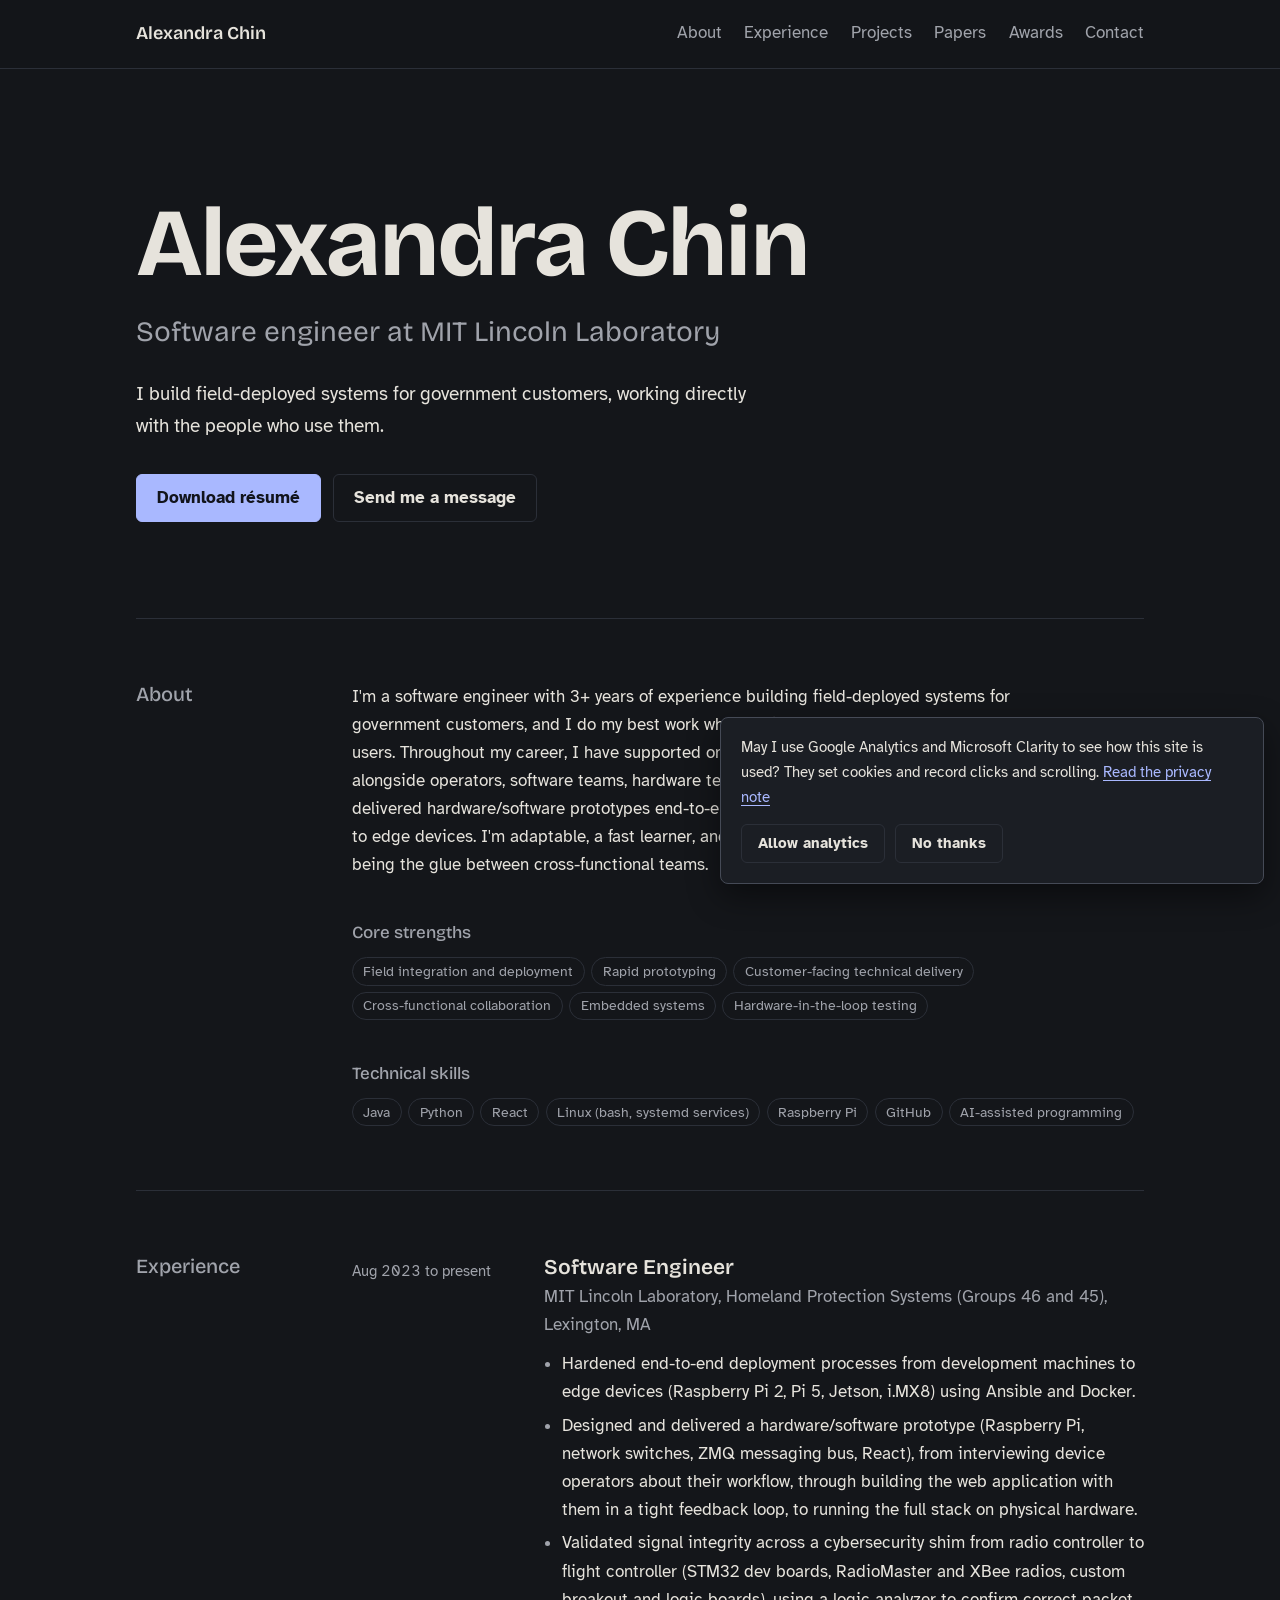
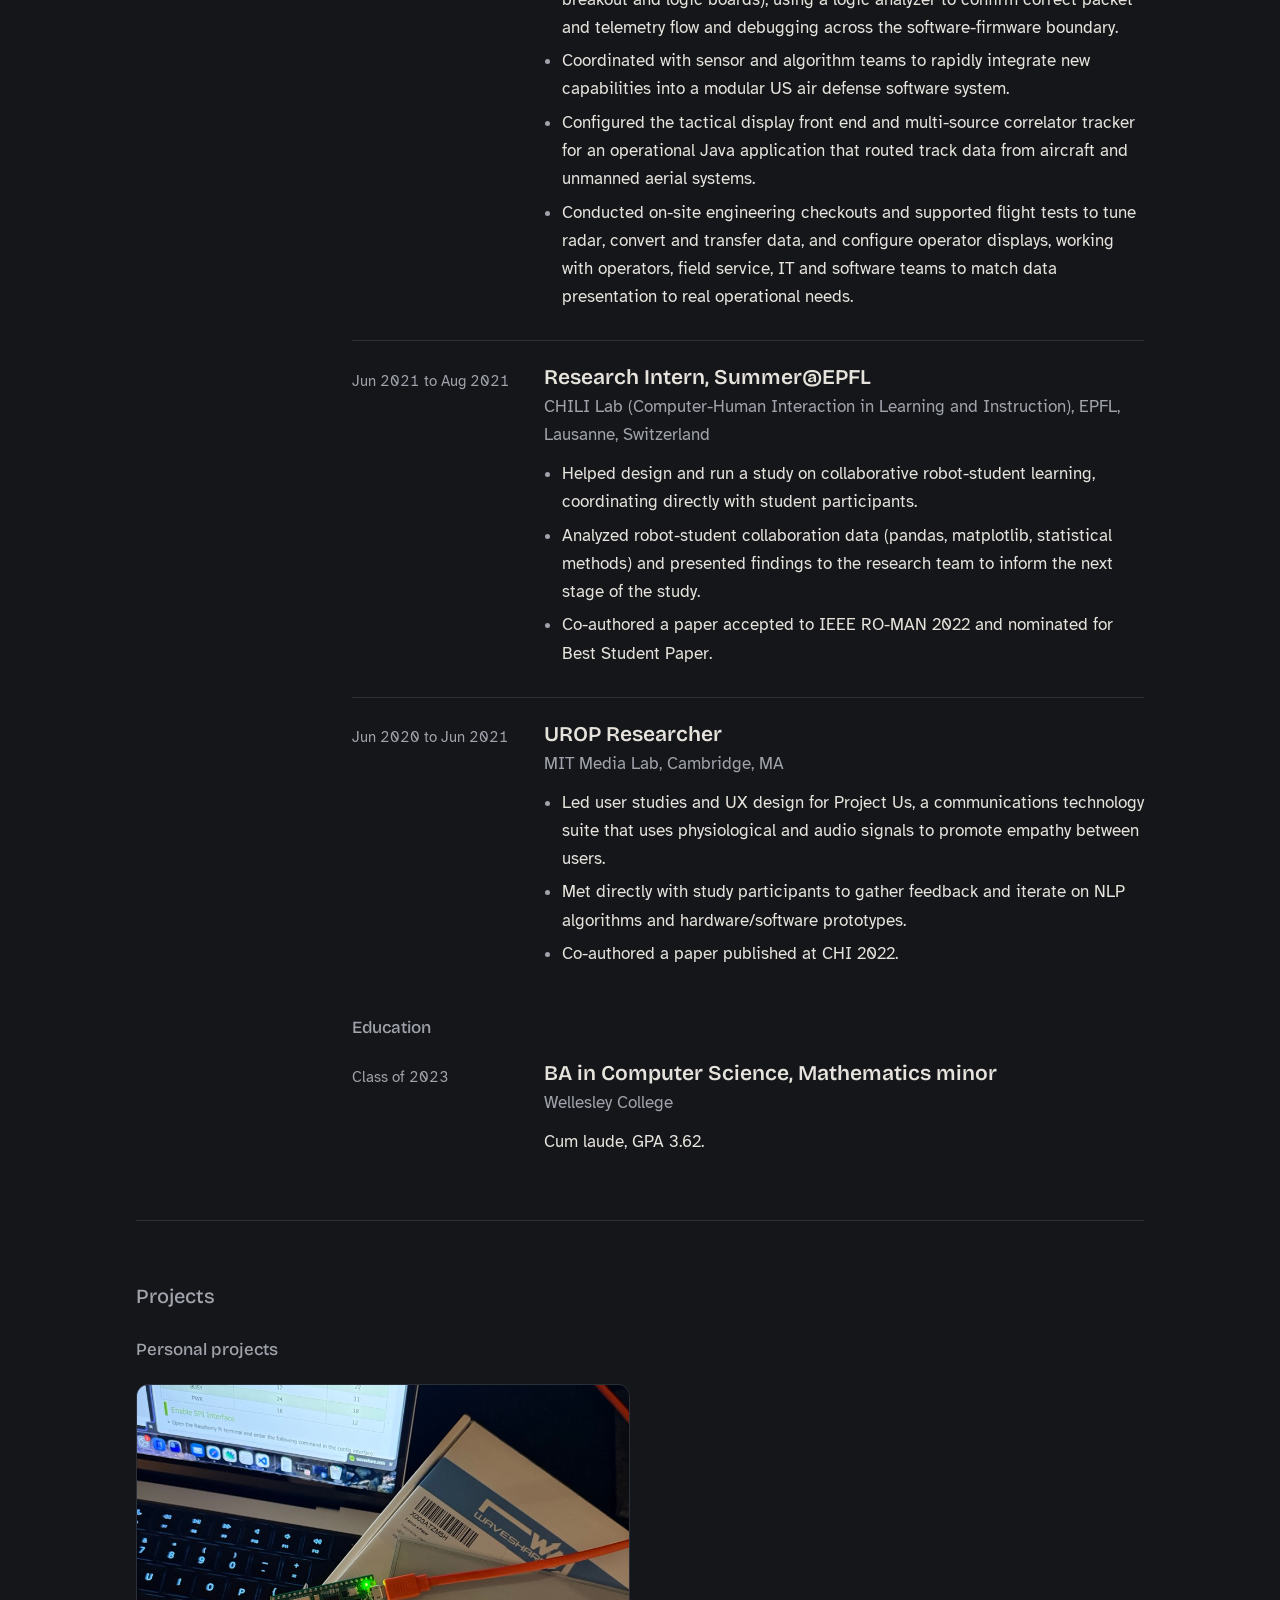
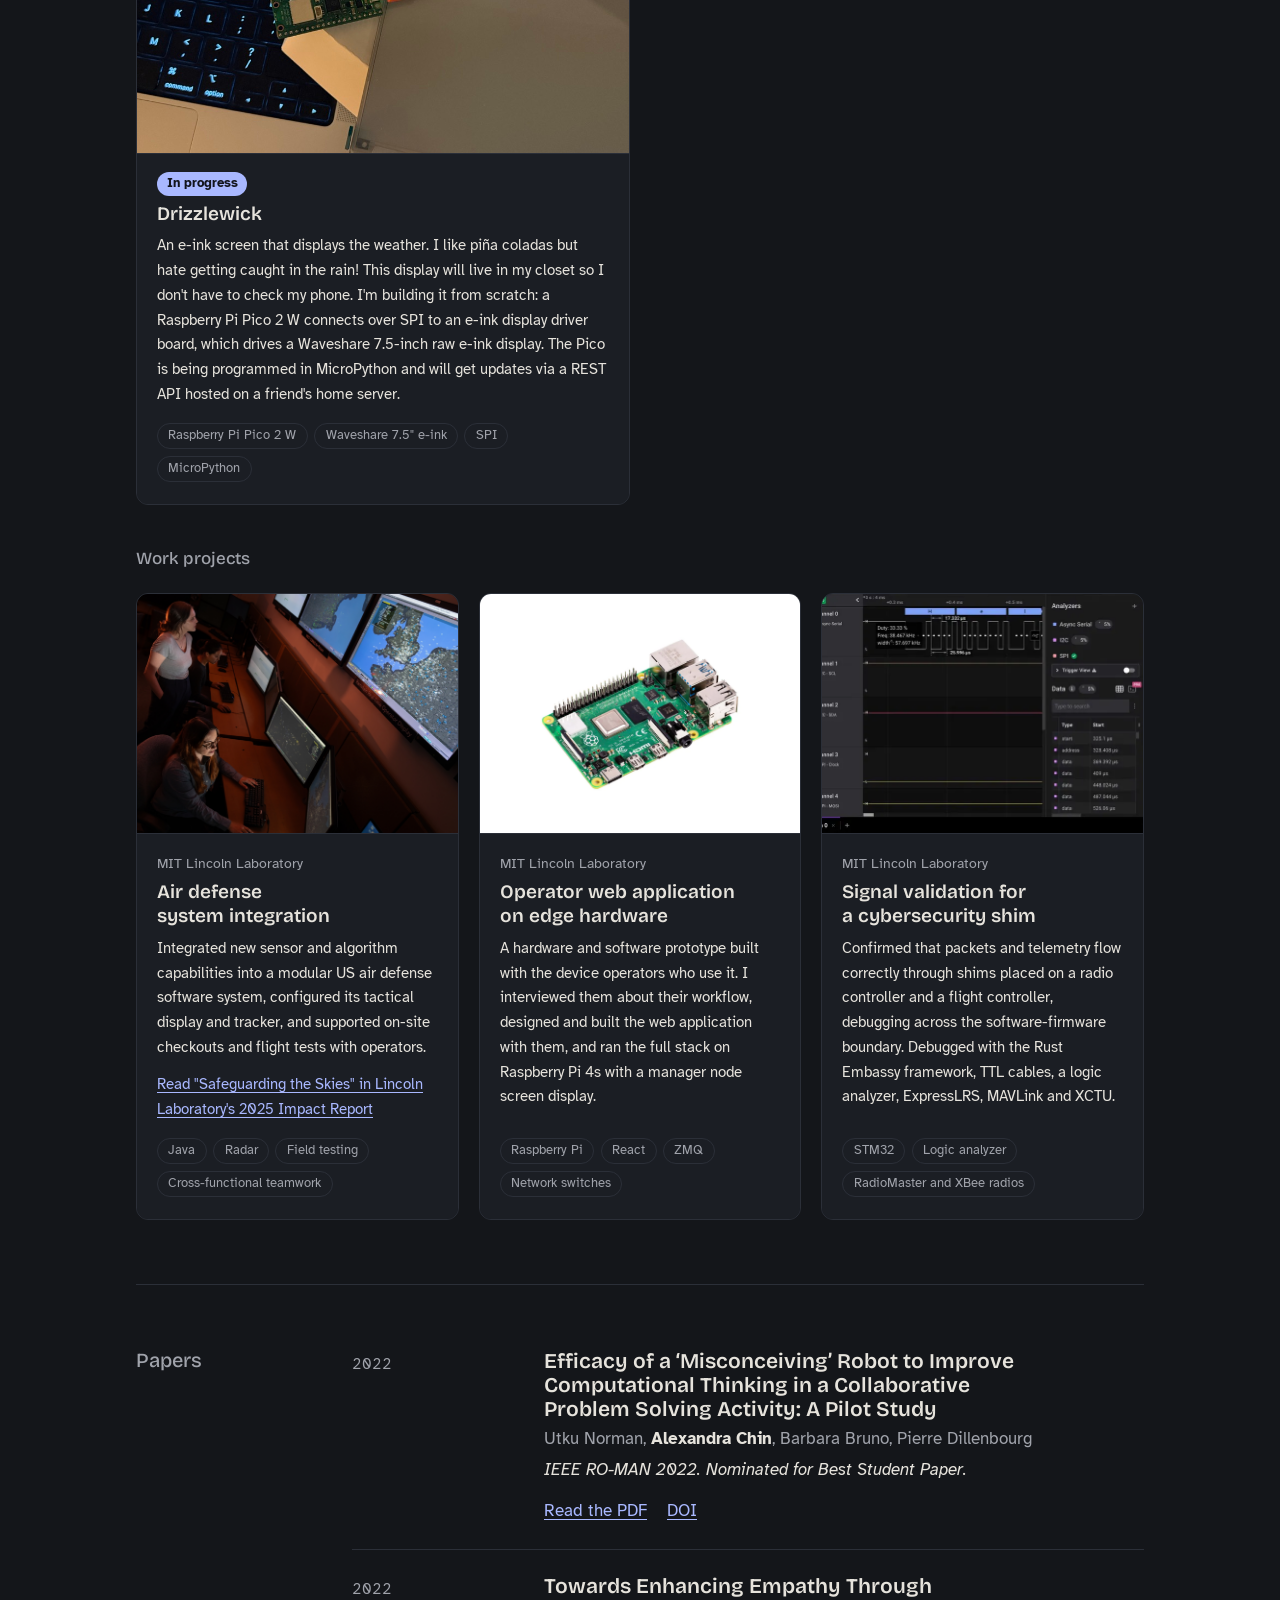
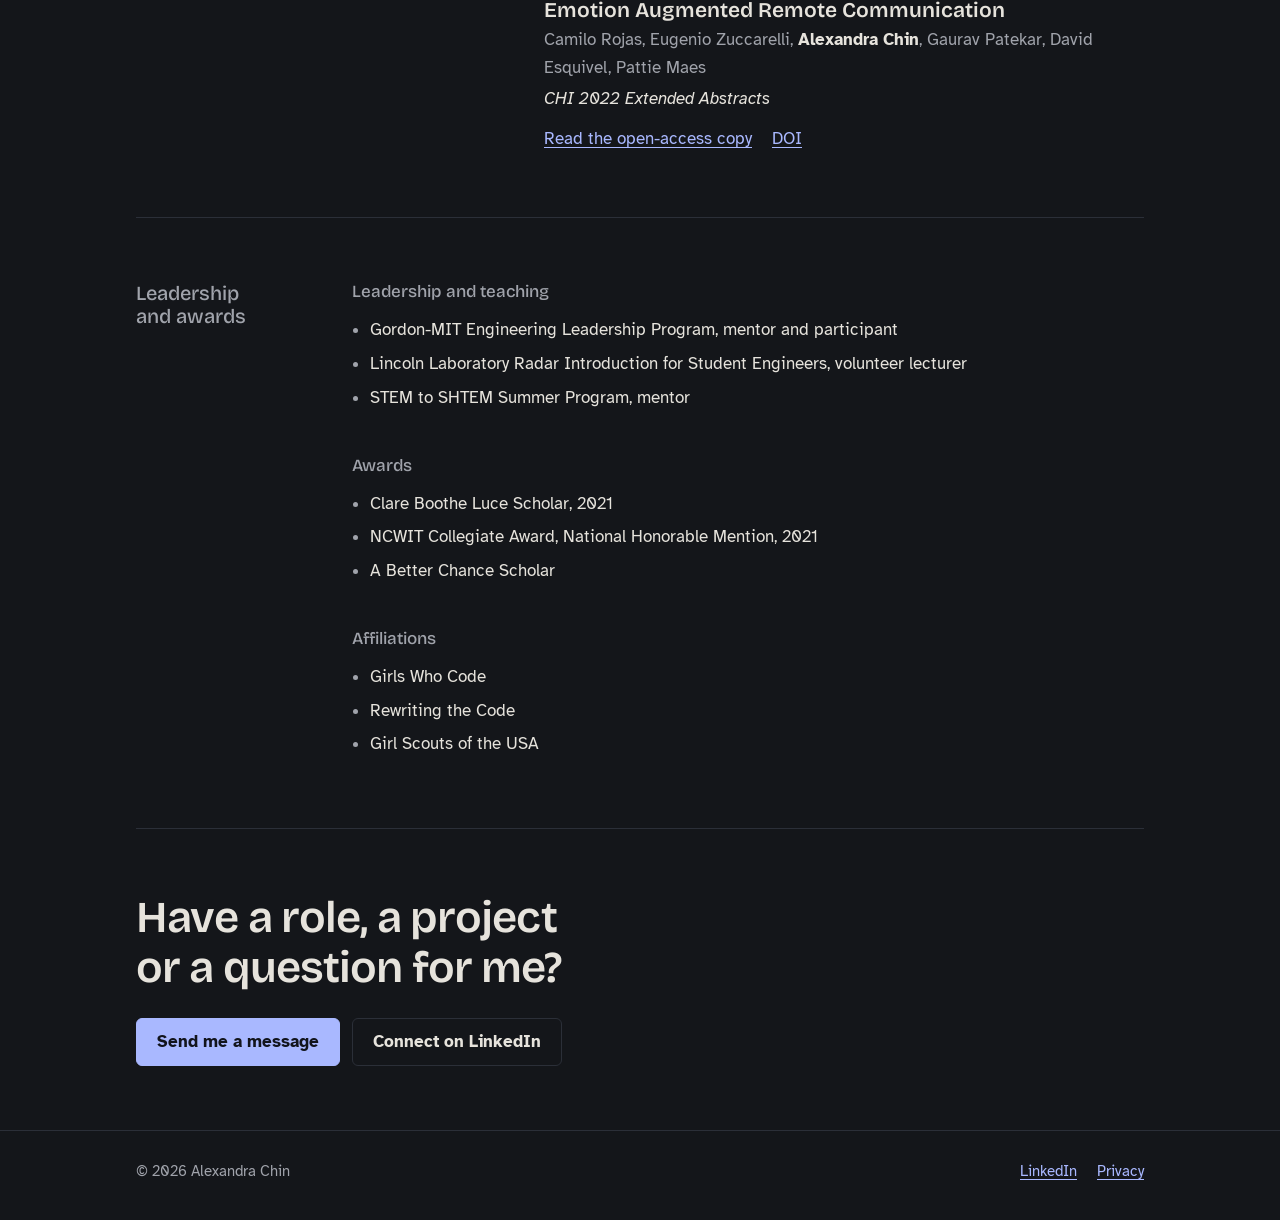
<file: index.html>
<!DOCTYPE html>
<html lang="en">
<head>
  <meta charset="utf-8">
  <meta name="viewport" content="width=device-width, initial-scale=1">
  <!-- Security: only this site's own files, the contact form service and the analytics
       services listed here are allowed to load or receive data -->
  <meta http-equiv="Content-Security-Policy" content="default-src 'self'; script-src 'self' https://gc.zgo.at https://www.googletagmanager.com https://www.clarity.ms https://*.clarity.ms; style-src 'self'; font-src 'self'; img-src 'self' data: https://alexa8star.goatcounter.com https://*.google-analytics.com https://*.googletagmanager.com https://*.clarity.ms https://c.bing.com; connect-src 'self' https://api.web3forms.com https://alexa8star.goatcounter.com https://*.google-analytics.com https://*.analytics.google.com https://*.googletagmanager.com https://*.clarity.ms https://c.bing.com; form-action 'self' https://api.web3forms.com; base-uri 'self'; object-src 'none'; frame-src 'none'">
  <meta name="referrer" content="strict-origin-when-cross-origin">

  <title>Alexandra Chin | Software engineer</title>
  <meta name="description" content="Alexandra Chin is a software engineer who builds field-deployed systems for government customers, working directly with the people who use them.">
  <meta property="og:title" content="Alexandra Chin">
  <meta property="og:description" content="Software engineer building field-deployed systems, from operator interviews to running hardware.">
  <meta property="og:type" content="website">
  <meta property="og:url" content="https://alexandrachin.github.io/">
  <meta property="og:image" content="https://alexandrachin.github.io/assets/social-preview.png">
  <meta property="og:image:width" content="1200">
  <meta property="og:image:height" content="630">
  <meta property="og:image:alt" content="Alexandra Chin, software engineer at MIT Lincoln Laboratory. I build field-deployed systems for government customers, working directly with the people who use them.">
  <meta name="twitter:card" content="summary_large_image">
  <link rel="canonical" href="https://alexandrachin.github.io/">
  <meta name="color-scheme" content="dark">
  <meta name="theme-color" content="#14161a">

  <link rel="icon" href="favicon.svg" type="image/svg+xml">
  <link rel="stylesheet" href="css/style.css">
</head>
<body>
  <a class="skip-link" href="#main">Skip to content</a>

  <header class="site-header">
    <div class="wrap">
      <a class="brand" href="index.html">Alexandra Chin</a>
      <nav class="site-nav" aria-label="Main">
        <ul>
          <li><a href="#about">About</a></li>
          <li><a href="#experience">Experience</a></li>
          <li><a href="#projects">Projects</a></li>
          <li><a href="#papers">Papers</a></li>
          <li><a href="#awards">Awards</a></li>
          <li><a href="contact.html">Contact</a></li>
        </ul>
      </nav>
    </div>
  </header>

  <main id="main">

    <!-- ================= INTRO ================= -->
    <div class="wrap hero">
      <h1>Alexandra Chin</h1>
      <p class="role">Software engineer at MIT Lincoln Laboratory</p>
      <p class="intro">
        I build field-deployed systems for government customers, working
        directly with the people who use them.
      </p>
      <div class="actions">
        <a class="button" href="assets/Alexandra_Chin_Resume.pdf" download>Download résumé</a>
        <a class="button quiet" href="contact.html">Send me a message</a>
      </div>
    </div>

    <div class="wrap">

      <!-- ================= ABOUT ================= -->
      <section class="block" id="about" aria-labelledby="about-title">
        <h2 id="about-title">About</h2>
        <div class="content">
          <p>
            I'm a software engineer with 3+ years of experience building
            field-deployed systems for government customers, and I do my best
            work where software meets hardware and real users. Throughout my
            career, I have supported on-site field deployments and flight tests
            alongside operators, software teams, hardware teams, and IT. I've
            also designed and delivered hardware/software prototypes end-to-end,
            and hardened deployment pipelines to edge devices. I'm adaptable, a
            fast learner, and a genuine collaborator who enjoys being the glue
            between cross-functional teams.
          </p>

          <h3 class="subhead">Core strengths</h3>
          <ul class="tags" aria-label="Core strengths">
            <li>Field integration and deployment</li>
            <li>Rapid prototyping</li>
            <li>Customer-facing technical delivery</li>
            <li>Cross-functional collaboration</li>
            <li>Embedded systems</li>
            <li>Hardware-in-the-loop testing</li>
          </ul>

          <h3 class="subhead">Technical skills</h3>
          <ul class="tags" aria-label="Technical skills">
            <li>Java</li>
            <li>Python</li>
            <li>React</li>
            <li>Linux (bash, systemd services)</li>
            <li>Raspberry Pi</li>
            <li>GitHub</li>
            <li>AI-assisted programming</li>
          </ul>
        </div>
      </section>

      <!-- ================= EXPERIENCE ================= -->
      <section class="block" id="experience" aria-labelledby="experience-title">
        <h2 id="experience-title">Experience</h2>
        <div class="content">
          <!-- To add a job, copy one <li>…</li> block; newest first -->
          <ol class="entries">
            <li>
              <div class="when">Aug 2023 to present</div>
              <div class="entry">
                <h3>Software Engineer</h3>
                <p class="where">MIT Lincoln Laboratory, Homeland Protection Systems (Groups 46 and 45), Lexington, MA</p>
                <ul class="points">
                  <li>Hardened end-to-end deployment processes from development machines to edge devices (Raspberry Pi 2, Pi 5, Jetson, i.MX8) using Ansible and Docker.</li>
                  <li>Designed and delivered a hardware/software prototype (Raspberry Pi, network switches, ZMQ messaging bus, React), from interviewing device operators about their workflow, through building the web application with them in a tight feedback loop, to running the full stack on physical hardware.</li>
                  <li>Validated signal integrity across a cybersecurity shim from radio controller to flight controller (STM32 dev boards, RadioMaster and XBee radios, custom breakout and logic boards), using a logic analyzer to confirm correct packet and telemetry flow and debugging across the software-firmware boundary.</li>
                  <li>Coordinated with sensor and algorithm teams to rapidly integrate new capabilities into a modular US air defense software system.</li>
                  <li>Configured the tactical display front end and multi-source correlator tracker for an operational Java application that routed track data from aircraft and unmanned aerial systems.</li>
                  <li>Conducted on-site engineering checkouts and supported flight tests to tune radar, convert and transfer data, and configure operator displays, working with operators, field service, IT and software teams to match data presentation to real operational needs.</li>
                </ul>
              </div>
            </li>
            <li>
              <div class="when">Jun 2021 to Aug 2021</div>
              <div class="entry">
                <h3>Research Intern, Summer@EPFL</h3>
                <p class="where">CHILI Lab (Computer-Human Interaction in Learning and Instruction), EPFL, Lausanne, Switzerland</p>
                <ul class="points">
                  <li>Helped design and run a study on collaborative robot-student learning, coordinating directly with student participants.</li>
                  <li>Analyzed robot-student collaboration data (pandas, matplotlib, statistical methods) and presented findings to the research team to inform the next stage of the study.</li>
                  <li>Co-authored a paper accepted to IEEE RO-MAN 2022 and nominated for Best Student Paper.</li>
                </ul>
              </div>
            </li>
            <li>
              <div class="when">Jun 2020 to Jun 2021</div>
              <div class="entry">
                <h3>UROP Researcher</h3>
                <p class="where">MIT Media Lab, Cambridge, MA</p>
                <ul class="points">
                  <li>Led user studies and UX design for Project Us, a communications technology suite that uses physiological and audio signals to promote empathy between users.</li>
                  <li>Met directly with study participants to gather feedback and iterate on NLP algorithms and hardware/software prototypes.</li>
                  <li>Co-authored a paper published at CHI 2022.</li>
                </ul>
              </div>
            </li>
          </ol>

          <h3 class="subhead">Education</h3>
          <ol class="entries">
            <li>
              <div class="when">Class of 2023</div>
              <div class="entry">
                <h3>BA in Computer Science, Mathematics minor</h3>
                <p class="where">Wellesley College</p>
                <p>Cum laude, GPA 3.62.</p>
              </div>
            </li>
          </ol>
        </div>
      </section>

      <!-- ================= PROJECTS ================= -->
      <section class="block gallery" id="projects" aria-labelledby="projects-title">
        <h2 id="projects-title">Projects</h2>
        <div class="content">
          <!-- To add a project, copy one <li class="card">…</li> block. A project can also have links:
               <ul class="links"><li><a href="https://…">View the code</a></li></ul> -->
          <h3 class="subhead first">Personal projects</h3>
          <ul class="cards">
            <li class="card">
              <img class="card-photo" src="assets/drizzlewick.jpg" width="900" height="1200" loading="lazy"
                   style="object-position: center 62%"
                   alt="A Raspberry Pi Pico 2 W with its green status light on, connected by an orange USB cable and resting beside a blank Waveshare 7.5-inch e-ink panel. Behind them, a laptop shows Waveshare's e-Paper pinout table.">
              <div class="card-body">
                <p class="card-kicker"><span class="badge">In progress</span></p>
                <h4>Drizzlewick</h4>
                <p>
                  An e-ink screen that displays the weather. I like pi&ntilde;a
                  coladas but hate getting caught in the rain! This display will
                  live in my closet so I don't have to check my phone. I'm
                  building it from scratch: a Raspberry Pi Pico 2 W connects
                  over SPI to an e-ink display driver board, which drives a
                  Waveshare 7.5-inch raw e-ink display. The Pico is being
                  programmed in MicroPython and will get updates via a REST API
                  hosted on a friend's home server.
                </p>
                <ul class="tags" aria-label="Tools used">
                  <li>Raspberry Pi Pico 2 W</li>
                  <li>Waveshare 7.5" e-ink</li>
                  <li>SPI</li>
                  <li>MicroPython</li>
                </ul>
              </div>
            </li>
          </ul>

          <h3 class="subhead">Work projects</h3>
          <ul class="cards">
            <li class="card">
              <img class="card-photo" src="assets/usafe.jpg" width="1600" height="994" loading="lazy"
                   alt="Three people in a dim operations room work at desks below large wall displays showing a real-time air picture over a map of Europe.">
              <div class="card-body">
                <p class="card-kicker">MIT Lincoln Laboratory</p>
                <h4>Air defense system integration</h4>
                <p>
                  Integrated new sensor and algorithm capabilities into a
                  modular US air defense software system, configured its
                  tactical display and tracker, and supported on-site checkouts
                  and flight tests with operators.
                </p>
                <ul class="links">
                  <li><a href="https://www.ll.mit.edu/ll-publications/2025-impact-report/our-mission-impact/safeguarding-skies">Read "Safeguarding the Skies" in Lincoln Laboratory's 2025 Impact Report</a></li>
                </ul>
                <ul class="tags" aria-label="Tools used">
                  <li>Java</li>
                  <li>Radar</li>
                  <li>Field testing</li>
                  <li>Cross-functional teamwork</li>
                </ul>
              </div>
            </li>
            <li class="card">
              <img class="card-photo contain" src="assets/pi4.png" width="860" height="860" loading="lazy"
                   alt="A Raspberry Pi 4 single-board computer.">
              <div class="card-body">
                <p class="card-kicker">MIT Lincoln Laboratory</p>
                <h4>Operator web application on edge hardware</h4>
                <p>
                  A hardware and software prototype built with the device
                  operators who use it. I interviewed them about their workflow,
                  designed and built the web application with them, and ran the
                  full stack on Raspberry Pi 4s with a manager node screen
                  display.
                </p>
                <ul class="tags" aria-label="Tools used">
                  <li>Raspberry Pi</li>
                  <li>React</li>
                  <li>ZMQ</li>
                  <li>Network switches</li>
                </ul>
              </div>
            </li>
            <li class="card">
              <img class="card-photo" src="assets/logic.png" width="750" height="480" loading="lazy"
                   style="object-position: left top"
                   alt="Logic analyzer software showing a decoded serial signal on channel 0, with I2C and SPI channels and a table of decoded packets.">
              <div class="card-body">
                <p class="card-kicker">MIT Lincoln Laboratory</p>
                <h4>Signal validation for a cybersecurity shim</h4>
                <p>
                  Confirmed that packets and telemetry flow correctly through
                  shims placed on a radio controller and a flight controller,
                  debugging across the software-firmware boundary. Debugged with
                  the Rust Embassy framework, TTL cables, a logic analyzer,
                  ExpressLRS, MAVLink and XCTU.
                </p>
                <ul class="tags" aria-label="Tools used">
                  <li>STM32</li>
                  <li>Logic analyzer</li>
                  <li>RadioMaster and XBee radios</li>
                </ul>
              </div>
            </li>
          </ul>
        </div>
      </section>

      <!-- ================= PAPERS ================= -->
      <section class="block" id="papers" aria-labelledby="papers-title">
        <h2 id="papers-title">Papers</h2>
        <div class="content">
          <ul class="entries">
            <li>
              <div class="when">2022</div>
              <div class="entry">
                <h3>Efficacy of a &lsquo;Misconceiving&rsquo; Robot to Improve Computational Thinking in a Collaborative Problem Solving Activity: A Pilot Study</h3>
                <p class="authors">Utku Norman, <strong>Alexandra Chin</strong>, Barbara Bruno, Pierre Dillenbourg</p>
                <p class="venue">IEEE RO-MAN 2022. Nominated for Best Student Paper.</p>
                <ul class="links">
                  <li><a href="https://infoscience.epfl.ch/record/294825/files/norman_2022_efficacy.pdf">Read the PDF</a></li>
                  <li><a href="https://doi.org/10.1109/RO-MAN53752.2022.9900775">DOI</a></li>
                </ul>
              </div>
            </li>
            <li>
              <div class="when">2022</div>
              <div class="entry">
                <h3>Towards Enhancing Empathy Through Emotion Augmented Remote Communication</h3>
                <p class="authors">Camilo Rojas, Eugenio Zuccarelli, <strong>Alexandra Chin</strong>, Gaurav Patekar, David Esquivel, Pattie Maes</p>
                <p class="venue">CHI 2022 Extended Abstracts</p>
                <ul class="links">
                  <li><a href="https://hdl.handle.net/1721.1/146091">Read the open-access copy</a></li>
                  <li><a href="https://doi.org/10.1145/3491101.3519797">DOI</a></li>
                </ul>
              </div>
            </li>
          </ul>
        </div>
      </section>

      <!-- ================= AWARDS ================= -->
      <section class="block" id="awards" aria-labelledby="awards-title">
        <h2 id="awards-title">Leadership and awards</h2>
        <div class="content">
          <h3 class="subhead first">Leadership and teaching</h3>
          <ul class="points">
            <li>Gordon-MIT Engineering Leadership Program, mentor and participant</li>
            <li>Lincoln Laboratory Radar Introduction for Student Engineers, volunteer lecturer</li>
            <li>STEM to SHTEM Summer Program, mentor</li>
          </ul>

          <h3 class="subhead">Awards</h3>
          <ul class="points">
            <li>Clare Boothe Luce Scholar, 2021</li>
            <li>NCWIT Collegiate Award, National Honorable Mention, 2021</li>
            <li>A Better Chance Scholar</li>
          </ul>

          <h3 class="subhead">Affiliations</h3>
          <ul class="points">
            <li>Girls Who Code</li>
            <li>Rewriting the Code</li>
            <li>Girl Scouts of the USA</li>
          </ul>
        </div>
      </section>

      <!-- ================= INVITATION ================= -->
      <section class="block invite" aria-labelledby="invite-title">
        <h2 id="invite-title">Have a role, a project or a question for me?</h2>
        <div class="content actions">
          <a class="button" href="contact.html">Send me a message</a>
          <a class="button quiet" href="https://www.linkedin.com/in/alexachin">Connect on LinkedIn</a>
        </div>
      </section>

    </div>
  </main>

  <footer class="site-footer">
    <div class="wrap">
      <p>&copy; <span data-year>2026</span> Alexandra Chin</p>
      <!-- Add more profile links here, for example GitHub -->
      <ul>
        <li><a href="https://www.linkedin.com/in/alexachin">LinkedIn</a></li>
        <li><a href="privacy.html">Privacy</a></li>
      </ul>
    </div>
  </footer>

  <script src="js/main.js" defer></script>
  <script src="js/analytics.js" defer></script>
</body>
</html>
</file>
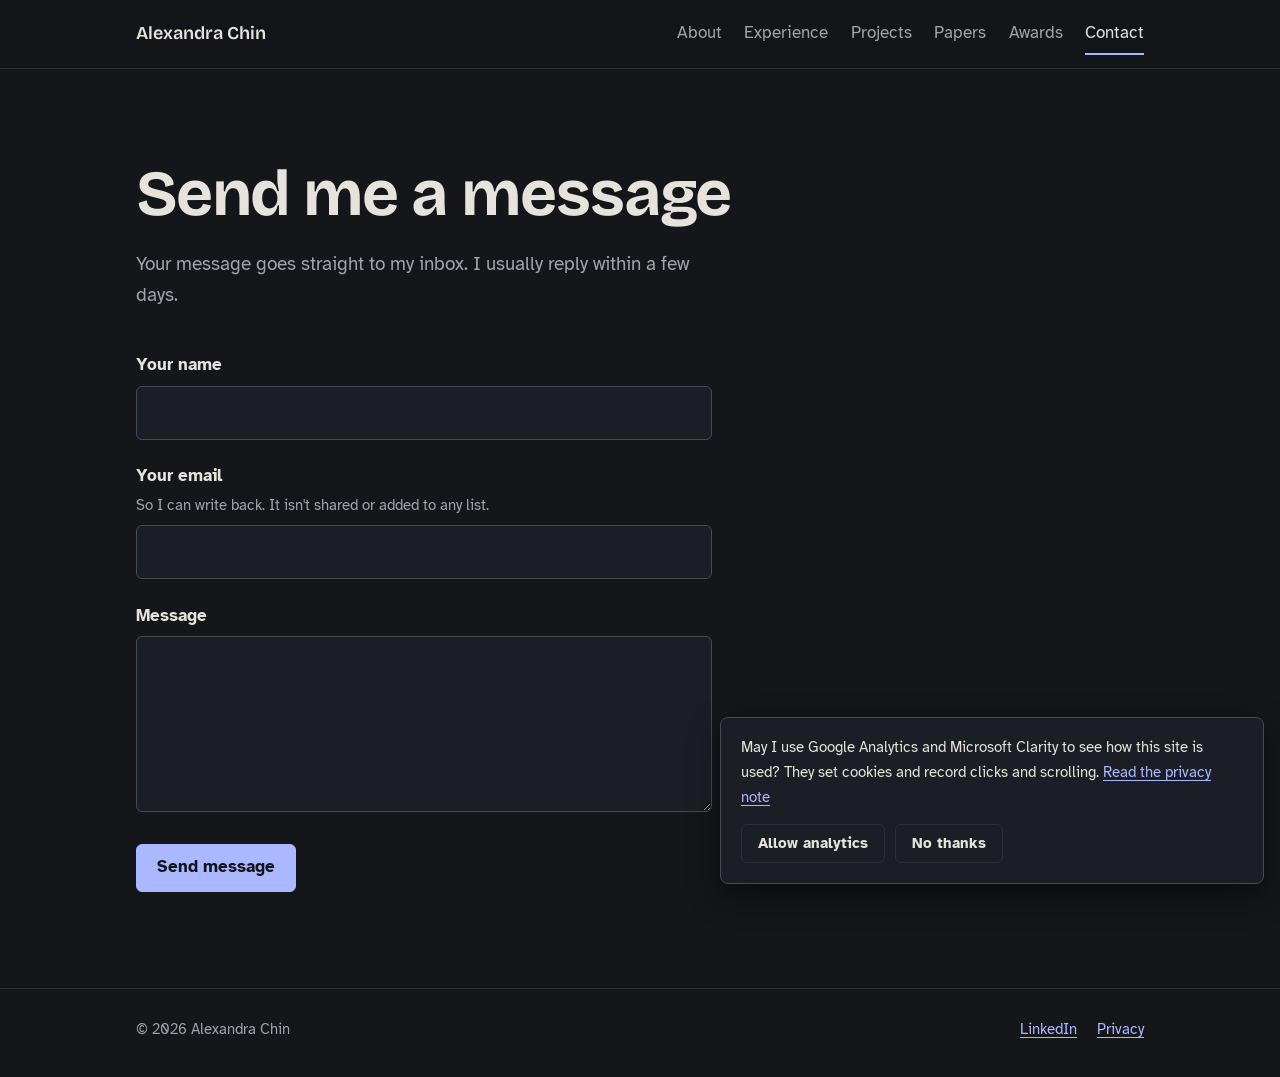
<file: contact.html>
<!DOCTYPE html>
<html lang="en">
<head>
  <meta charset="utf-8">
  <meta name="viewport" content="width=device-width, initial-scale=1">
  <!-- Security: only this site's own files, the contact form service and the analytics
       services listed here are allowed to load or receive data -->
  <meta http-equiv="Content-Security-Policy" content="default-src 'self'; script-src 'self' https://gc.zgo.at https://www.googletagmanager.com https://www.clarity.ms https://*.clarity.ms; style-src 'self'; font-src 'self'; img-src 'self' data: https://alexa8star.goatcounter.com https://*.google-analytics.com https://*.googletagmanager.com https://*.clarity.ms https://c.bing.com; connect-src 'self' https://api.web3forms.com https://alexa8star.goatcounter.com https://*.google-analytics.com https://*.analytics.google.com https://*.googletagmanager.com https://*.clarity.ms https://c.bing.com; form-action 'self' https://api.web3forms.com; base-uri 'self'; object-src 'none'; frame-src 'none'">
  <meta name="referrer" content="strict-origin-when-cross-origin">

  <title>Contact | Alexandra Chin</title>
  <meta name="description" content="Send a message to Alexandra Chin.">
  <link rel="canonical" href="https://alexandrachin.github.io/contact.html">
  <meta name="color-scheme" content="dark">
  <meta name="theme-color" content="#14161a">

  <link rel="icon" href="favicon.svg" type="image/svg+xml">
  <link rel="stylesheet" href="css/style.css">
</head>
<body>
  <a class="skip-link" href="#main">Skip to content</a>

  <header class="site-header">
    <div class="wrap">
      <a class="brand" href="index.html">Alexandra Chin</a>
      <nav class="site-nav" aria-label="Main">
        <ul>
          <li><a href="index.html#about">About</a></li>
          <li><a href="index.html#experience">Experience</a></li>
          <li><a href="index.html#projects">Projects</a></li>
          <li><a href="index.html#papers">Papers</a></li>
          <li><a href="index.html#awards">Awards</a></li>
          <li><a href="contact.html" aria-current="page">Contact</a></li>
        </ul>
      </nav>
    </div>
  </header>

  <main id="main" class="wrap">
    <div class="page-head">
      <h1>Send me a message</h1>
      <p>Your message goes straight to my inbox. I usually reply within a few days.</p>
    </div>

    <form class="contact-form" id="contact-form" data-clarity-mask="true" action="https://api.web3forms.com/submit" method="POST" novalidate>

      <!-- Web3Forms access key (public by design) -->
      <input type="hidden" name="access_key" value="54d3dc57-3e6b-4922-861e-fb60adbec00e">

      <!-- The subject line of the email you receive -->
      <input type="hidden" name="subject" value="New message from your website">
      <input type="hidden" name="from_name" value="Personal website">

      <!-- Spam trap: people never see this, bots tick it -->
      <div class="trap" aria-hidden="true">
        <label>Leave this box empty
          <input type="checkbox" name="botcheck" tabindex="-1" autocomplete="off">
        </label>
      </div>

      <div class="field">
        <label for="name">Your name</label>
        <input id="name" name="name" type="text" autocomplete="name" required aria-describedby="name-problem">
        <span class="problem" id="name-problem" role="alert"></span>
      </div>

      <div class="field">
        <label for="email">Your email</label>
        <span class="hint" id="email-hint">So I can write back. It isn't shared or added to any list.</span>
        <input id="email" name="email" type="email" autocomplete="email" required aria-describedby="email-hint email-problem">
        <span class="problem" id="email-problem" role="alert"></span>
      </div>

      <div class="field">
        <label for="message">Message</label>
        <textarea id="message" name="message" required aria-describedby="message-problem"></textarea>
        <span class="problem" id="message-problem" role="alert"></span>
      </div>

      <button class="button" type="submit">Send message</button>
      <p class="form-status" id="form-status" role="status" aria-live="polite"></p>
    </form>
  </main>

  <footer class="site-footer">
    <div class="wrap">
      <p>&copy; <span data-year>2026</span> Alexandra Chin</p>
      <ul>
        <li><a href="https://www.linkedin.com/in/alexachin">LinkedIn</a></li>
        <li><a href="privacy.html">Privacy</a></li>
      </ul>
    </div>
  </footer>

  <script src="js/main.js" defer></script>
  <script src="js/analytics.js" defer></script>
</body>
</html>
</file>
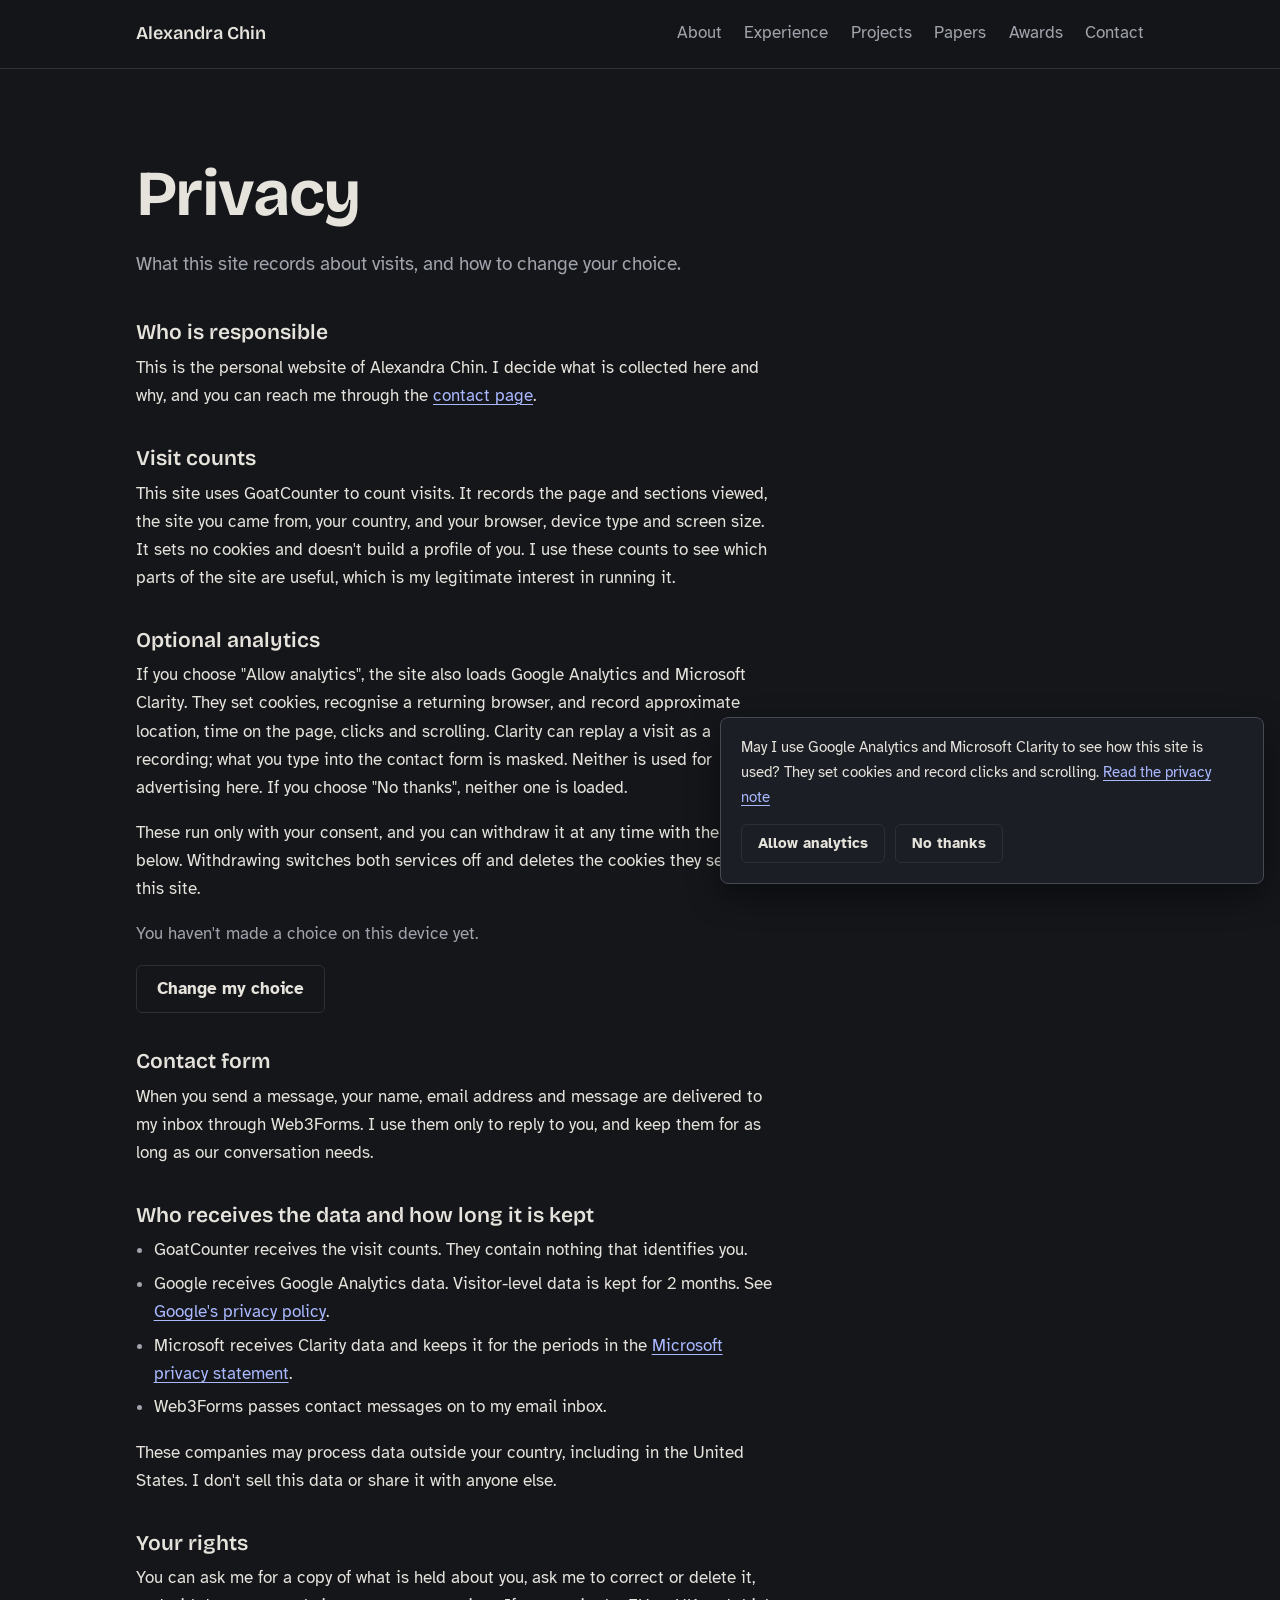
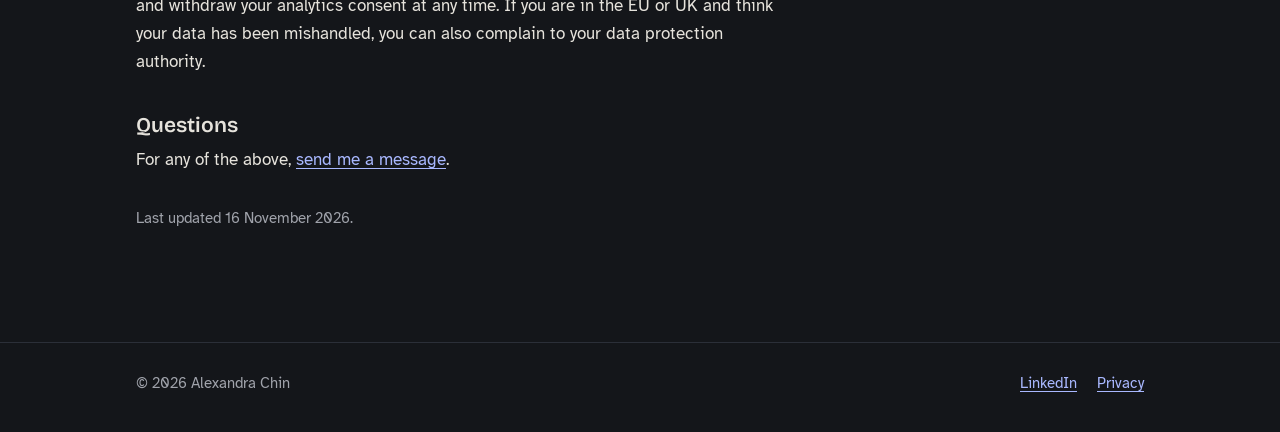
<file: privacy.html>
<!DOCTYPE html>
<html lang="en">
<head>
  <meta charset="utf-8">
  <meta name="viewport" content="width=device-width, initial-scale=1">
  <!-- Security: only this site's own files, the contact form service and the analytics
       services listed here are allowed to load or receive data -->
  <meta http-equiv="Content-Security-Policy" content="default-src 'self'; script-src 'self' https://gc.zgo.at https://www.googletagmanager.com https://www.clarity.ms https://*.clarity.ms; style-src 'self'; font-src 'self'; img-src 'self' data: https://alexa8star.goatcounter.com https://*.google-analytics.com https://*.googletagmanager.com https://*.clarity.ms https://c.bing.com; connect-src 'self' https://api.web3forms.com https://alexa8star.goatcounter.com https://*.google-analytics.com https://*.analytics.google.com https://*.googletagmanager.com https://*.clarity.ms https://c.bing.com; form-action 'self' https://api.web3forms.com; base-uri 'self'; object-src 'none'; frame-src 'none'">
  <meta name="referrer" content="strict-origin-when-cross-origin">

  <title>Privacy | Alexandra Chin</title>
  <meta name="description" content="What this site records about visits and how to change your choice.">
  <meta name="color-scheme" content="dark">
  <meta name="theme-color" content="#14161a">

  <link rel="icon" href="favicon.svg" type="image/svg+xml">
  <link rel="stylesheet" href="css/style.css">
</head>
<body>
  <a class="skip-link" href="#main">Skip to content</a>

  <header class="site-header">
    <div class="wrap">
      <a class="brand" href="index.html">Alexandra Chin</a>
      <nav class="site-nav" aria-label="Main">
        <ul>
          <li><a href="index.html#about">About</a></li>
          <li><a href="index.html#experience">Experience</a></li>
          <li><a href="index.html#projects">Projects</a></li>
          <li><a href="index.html#papers">Papers</a></li>
          <li><a href="index.html#awards">Awards</a></li>
          <li><a href="contact.html">Contact</a></li>
        </ul>
      </nav>
    </div>
  </header>

  <main id="main" class="wrap">
    <div class="page-head">
      <h1>Privacy</h1>
      <p>What this site records about visits, and how to change your choice.</p>
    </div>

    <div class="prose">
      <h2>Who is responsible</h2>
      <p>
        This is the personal website of Alexandra Chin. I decide what is
        collected here and why, and you can reach me through the
        <a href="contact.html">contact page</a>.
      </p>

      <h2>Visit counts</h2>
      <p>
        This site uses GoatCounter to count visits. It records the page and
        sections viewed, the site you came from, your country, and your browser,
        device type and screen size. It sets no cookies and doesn't build a
        profile of you. I use these counts to see which parts of the site are
        useful, which is my legitimate interest in running it.
      </p>

      <h2>Optional analytics</h2>
      <p>
        If you choose "Allow analytics", the site also loads Google Analytics and
        Microsoft Clarity. They set cookies, recognise a returning browser, and
        record approximate location, time on the page, clicks and scrolling.
        Clarity can replay a visit as a recording; what you type into the contact
        form is masked. Neither is used for advertising here. If you choose
        "No thanks", neither one is loaded.
      </p>
      <p>
        These run only with your consent, and you can withdraw it at any time
        with the button below. Withdrawing switches both services off and
        deletes the cookies they set on this site.
      </p>
      <p id="consent-state" role="status"></p>
      <p><button class="button quiet" type="button" data-consent-reset>Change my choice</button></p>

      <h2>Contact form</h2>
      <p>
        When you send a message, your name, email address and message are
        delivered to my inbox through Web3Forms. I use them only to reply to you,
        and keep them for as long as our conversation needs.
      </p>

      <h2>Who receives the data and how long it is kept</h2>
      <ul class="points">
        <li>GoatCounter receives the visit counts. They contain nothing that identifies you.</li>
        <li>Google receives Google Analytics data. Visitor-level data is kept for 2 months. See <a href="https://policies.google.com/privacy">Google's privacy policy</a>.</li>
        <li>Microsoft receives Clarity data and keeps it for the periods in the <a href="https://privacy.microsoft.com/privacystatement">Microsoft privacy statement</a>.</li>
        <li>Web3Forms passes contact messages on to my email inbox.</li>
      </ul>
      <p>
        These companies may process data outside your country, including in the
        United States. I don't sell this data or share it with anyone else.
      </p>

      <h2>Your rights</h2>
      <p>
        You can ask me for a copy of what is held about you, ask me to correct
        or delete it, and withdraw your analytics consent at any time. If you
        are in the EU or UK and think your data has been mishandled, you can
        also complain to your data protection authority.
      </p>

      <h2>Questions</h2>
      <p>
        For any of the above, <a href="contact.html">send me a message</a>.
      </p>
      <p class="updated">Last updated 16 November 2026.</p>
    </div>
  </main>

  <footer class="site-footer">
    <div class="wrap">
      <p>&copy; <span data-year>2026</span> Alexandra Chin</p>
      <ul>
        <li><a href="https://www.linkedin.com/in/alexachin">LinkedIn</a></li>
        <li><a href="privacy.html" aria-current="page">Privacy</a></li>
      </ul>
    </div>
  </footer>

  <script src="js/main.js" defer></script>
  <script src="js/analytics.js" defer></script>
</body>
</html>
</file>
<file: css/style.css>
/* ==========================================================================
   Personal site styles
   Change the look in one place: the custom properties in :root below.
   ========================================================================== */

/* Fonts are served from this site (fonts/ folder), not from a third party */
@font-face {
  font-family: "Bricolage Grotesque";
  src: url("../fonts/bricolage-grotesque-latin-wght-normal.woff2") format("woff2");
  font-weight: 200 800;
  font-style: normal;
  font-display: swap;
}

@font-face {
  font-family: "Atkinson Hyperlegible";
  src: url("../fonts/atkinson-hyperlegible-latin-400-normal.woff2") format("woff2");
  font-weight: 400;
  font-style: normal;
  font-display: swap;
}

@font-face {
  font-family: "Atkinson Hyperlegible";
  src: url("../fonts/atkinson-hyperlegible-latin-400-italic.woff2") format("woff2");
  font-weight: 400;
  font-style: italic;
  font-display: swap;
}

@font-face {
  font-family: "Atkinson Hyperlegible";
  src: url("../fonts/atkinson-hyperlegible-latin-700-normal.woff2") format("woff2");
  font-weight: 700;
  font-style: normal;
  font-display: swap;
}

:root {
  /* Colour */
  --bg: #14161a;          /* graphite page background */
  --surface: #1b1e24;     /* form fields, raised areas */
  --line: #2b2f38;        /* hairlines and borders */
  --text: #e6e3dc;        /* soft white body text */
  --muted: #a0a3ab;       /* dates, secondary text */
  --accent: #a9b8ff;      /* links, focus, buttons */
  --accent-ink: #12141c;  /* text on top of the accent */
  --error: #ffb4a8;
  --success: #a8e0bf;

  /* Type */
  --font-display: "Bricolage Grotesque", "Segoe UI", system-ui, sans-serif;
  --font-body: "Atkinson Hyperlegible", "Segoe UI", system-ui, sans-serif;

  /* Layout */
  --page: 68rem;
  --rail: 11rem;          /* left column that holds section titles */
  --gutter: clamp(1.25rem, 4vw, 2.5rem);
}

*,
*::before,
*::after {
  box-sizing: border-box;
}

html {
  scroll-behavior: smooth;
  scroll-padding-top: 5rem;
  -webkit-text-size-adjust: 100%;
}

body {
  margin: 0;
  background: var(--bg);
  color: var(--text);
  font-family: var(--font-body);
  font-size: 1.0625rem;
  line-height: 1.65;
}

h1,
h2,
h3 {
  font-family: var(--font-display);
  font-weight: 600;
  line-height: 1.15;
  margin: 0;
  text-wrap: balance;
}

p {
  margin: 0 0 1em;
  max-width: 62ch;
}

ul,
ol {
  margin: 0;
  padding: 0;
  list-style: none;
}

a {
  color: var(--accent);
  text-decoration-thickness: 1px;
  text-underline-offset: 0.2em;
}

a:hover {
  text-decoration-thickness: 2px;
}

:focus-visible {
  outline: 2px solid var(--accent);
  outline-offset: 3px;
  border-radius: 2px;
}

.wrap {
  max-width: var(--page);
  margin: 0 auto;
  padding: 0 var(--gutter);
}

.skip-link {
  position: absolute;
  left: var(--gutter);
  top: -4rem;
  background: var(--accent);
  color: var(--accent-ink);
  padding: 0.5rem 0.9rem;
  border-radius: 4px;
  z-index: 20;
}

.skip-link:focus {
  top: 0.75rem;
}

/* Header ------------------------------------------------------------------ */

.site-header {
  position: sticky;
  top: 0;
  z-index: 10;
  background: color-mix(in srgb, var(--bg) 92%, transparent);
  backdrop-filter: blur(8px);
  border-bottom: 1px solid var(--line);
}

.site-header .wrap {
  display: flex;
  flex-wrap: wrap;
  align-items: center;
  justify-content: space-between;
  gap: 0.25rem 1.5rem;
  padding-top: 0.85rem;
  padding-bottom: 0.85rem;
}

.brand {
  font-family: var(--font-display);
  font-weight: 600;
  font-size: 1.125rem;
  color: var(--text);
  text-decoration: none;
}

.site-nav ul {
  display: flex;
  flex-wrap: wrap;
  gap: 0.25rem 1.4rem;
}

.site-nav a {
  display: inline-block;
  padding: 0.35rem 0;
  color: var(--muted);
  text-decoration: none;
  border-bottom: 2px solid transparent;
}

.site-nav a:hover,
.site-nav a[aria-current] {
  color: var(--text);
  border-bottom-color: var(--accent);
}

/* Hero -------------------------------------------------------------------- */

.hero {
  padding-block: clamp(3.5rem, 11vw, 8rem) clamp(3rem, 8vw, 6rem);
}

.hero h1 {
  font-size: clamp(2.75rem, 9vw, 6rem);
  font-weight: 700;
  letter-spacing: -0.03em;
  line-height: 0.98;
}

.hero .role {
  font-family: var(--font-display);
  font-size: clamp(1.25rem, 2.6vw, 1.75rem);
  color: var(--muted);
  margin: 1.1rem 0 1.5rem;
}

.hero .intro {
  font-size: 1.1875rem;
  max-width: 52ch;
}

.actions {
  display: flex;
  flex-wrap: wrap;
  gap: 0.75rem;
  margin-top: 2rem;
}

.button {
  display: inline-block;
  font: inherit;
  font-weight: 700;
  line-height: 1.2;
  padding: 0.8rem 1.25rem;
  border-radius: 6px;
  border: 1px solid var(--accent);
  background: var(--accent);
  color: var(--accent-ink);
  text-decoration: none;
  cursor: pointer;
}

.button:hover {
  background: #c3ceff;
  border-color: #c3ceff;
}

.button.quiet {
  background: transparent;
  color: var(--text);
  border-color: var(--line);
}

.button.quiet:hover {
  border-color: var(--accent);
  background: transparent;
}

.button[disabled] {
  opacity: 0.6;
  cursor: progress;
}

/* Sections: title in a left rail, content on the right --------------------- */

.block {
  display: grid;
  grid-template-columns: var(--rail) minmax(0, 1fr);
  gap: 1rem var(--gutter);
  padding: clamp(2.5rem, 6vw, 4rem) 0;
  border-top: 1px solid var(--line);
}

.block > h2 {
  font-size: 1.25rem;
  color: var(--muted);
  font-weight: 500;
  position: sticky;
  top: 5rem;
  align-self: start;
}

.block > .content > :last-child {
  margin-bottom: 0;
}

.subhead {
  font-size: 1.0625rem;
  color: var(--muted);
  font-weight: 500;
  margin: 2.75rem 0 1.5rem;
}

/* Entries: a date column and a body, used by experience, projects, papers -- */

.entries > li {
  display: grid;
  grid-template-columns: 10.5rem minmax(0, 1fr);
  gap: 0.25rem 1.5rem;
  padding: 1.5rem 0;
  border-top: 1px solid var(--line);
}

.entries > li:first-child {
  border-top: 0;
  padding-top: 0;
}

.entries > li:last-child {
  padding-bottom: 0;
}

.when {
  color: var(--muted);
  font-variant-numeric: tabular-nums;
  font-size: 0.9375rem;
  padding-top: 0.2rem;
}

.entry h3 {
  font-size: 1.3125rem;
}

.entry .where {
  color: var(--muted);
  margin: 0.2rem 0 0.7rem;
}

.entry p:last-child {
  margin-bottom: 0;
}

.points {
  list-style: disc;
  padding-left: 1.1rem;
  max-width: 62ch;
}

.points li {
  margin-bottom: 0.35rem;
}

.points li::marker {
  color: var(--muted);
}

.tags {
  display: flex;
  flex-wrap: wrap;
  gap: 0.4rem;
  margin-top: 0.9rem;
}

.tags li {
  font-size: 0.875rem;
  color: var(--muted);
  border: 1px solid var(--line);
  border-radius: 999px;
  padding: 0.1rem 0.65rem;
}

.links {
  display: flex;
  flex-wrap: wrap;
  gap: 0.25rem 1.25rem;
  margin-top: 0.8rem;
}

/* Project cards: a photo on top, details below ---------------------------- */

/* The gallery uses the full page width, below the section title */
.block.gallery > h2 {
  position: static;
  margin-bottom: 1rem;
}

.block.gallery > .content {
  grid-column: 1 / -1;
}

.cards {
  display: grid;
  grid-template-columns: repeat(auto-fill, minmax(17rem, 1fr));
  gap: 1.25rem;
}

.card {
  display: flex;
  flex-direction: column;
  background: var(--surface);
  border: 1px solid var(--line);
  border-radius: 12px;
  overflow: hidden;
  transition: transform 0.2s ease, border-color 0.2s ease, box-shadow 0.2s ease;
}

/* A card alone in its row grows to half the row (minus half the gap) */
.card:only-child {
  grid-column: 1 / -1;
  width: calc(50% - 0.625rem);
}

.card:hover {
  transform: translateY(-4px);
  border-color: #454a56;
  box-shadow: 0 12px 28px rgba(0, 0, 0, 0.35);
}

.card-photo {
  display: block;
  width: 100%;
  height: auto;
  aspect-ratio: 4 / 3;
  object-fit: cover;
  border-bottom: 1px solid var(--line);
  transition: transform 0.4s ease;
}

/* Product shots on a white background: show the whole thing */
.card-photo.contain {
  object-fit: contain;
  background: #fff;
  padding: 1rem;
}

.card:hover .card-photo:not(.contain) {
  transform: scale(1.04);
}

.card-body {
  display: flex;
  flex-direction: column;
  flex: 1;
  padding: 1.1rem 1.25rem 1.35rem;
  position: relative;
  background: var(--surface);
}

.card-kicker {
  color: var(--muted);
  font-size: 0.875rem;
  margin: 0 0 0.35rem;
}

.badge {
  display: inline-block;
  font-size: 0.8125rem;
  font-weight: 700;
  color: var(--accent-ink);
  background: var(--accent);
  border-radius: 999px;
  padding: 0.1rem 0.6rem;
}

.card h4 {
  font-family: var(--font-display);
  font-size: 1.1875rem;
  font-weight: 600;
  line-height: 1.25;
  margin: 0;
  text-wrap: balance;
}

.card-body > p:not(.card-kicker) {
  font-size: 0.9375rem;
  margin: 0.5rem 0 0;
}

/* Keep tags and links at the bottom so cards in a row line up */
.card .tags {
  margin-top: auto;
  padding-top: 1rem;
}

.card .tags li {
  font-size: 0.8125rem;
}

.card .links {
  font-size: 0.9375rem;
}

.authors {
  color: var(--muted);
  margin: 0.25rem 0 0;
}

.authors strong {
  color: var(--text);
  font-weight: 700;
}

.venue {
  font-style: italic;
  margin: 0.15rem 0 0;
}

/* Closing invitation ------------------------------------------------------- */

.invite h2 {
  font-size: clamp(1.75rem, 4.5vw, 2.75rem);
  letter-spacing: -0.02em;
  color: var(--text);
  font-weight: 600;
  position: static;
  grid-column: 1 / -1;
  max-width: 22ch;
}

.invite .content {
  grid-column: 1 / -1;
}

/* Contact page ------------------------------------------------------------- */

.page-head {
  padding-block: clamp(3rem, 8vw, 5.5rem) 2.5rem;
}

.page-head h1 {
  font-size: clamp(2.25rem, 7vw, 4rem);
  font-weight: 700;
  letter-spacing: -0.025em;
}

.page-head p {
  margin: 1.1rem 0 0;
  font-size: 1.1875rem;
  color: var(--muted);
  max-width: 48ch;
}

.contact-form {
  max-width: 36rem;
  padding-bottom: clamp(3rem, 8vw, 6rem);
}

.field {
  margin-bottom: 1.4rem;
}

.field label {
  display: block;
  font-weight: 700;
  margin-bottom: 0.4rem;
}

.field .hint {
  display: block;
  font-size: 0.9375rem;
  color: var(--muted);
  margin: -0.2rem 0 0.45rem;
}

.field input,
.field textarea {
  width: 100%;
  font: inherit;
  color: var(--text);
  background: var(--surface);
  border: 1px solid #454a56;
  border-radius: 6px;
  padding: 0.75rem 0.9rem;
}

.field textarea {
  min-height: 11rem;
  resize: vertical;
}

.field input:focus-visible,
.field textarea:focus-visible {
  outline: 2px solid var(--accent);
  outline-offset: 1px;
  border-color: var(--accent);
}

.field .problem {
  display: block;
  color: var(--error);
  font-size: 0.9375rem;
  margin-top: 0.4rem;
}

.field .problem:empty {
  display: none;
}

.field [aria-invalid="true"] {
  border-color: var(--error);
}

/* Hidden from people, visible to spam bots */
.trap {
  position: absolute;
  left: -9999px;
  width: 1px;
  height: 1px;
  overflow: hidden;
}

.form-status {
  margin: 1.25rem 0 0;
  padding: 0.85rem 1rem;
  border-radius: 6px;
  border: 1px solid var(--line);
  border-left-width: 4px;
}

.form-status:empty {
  display: none;
}

.form-status.ok {
  border-left-color: var(--success);
}

.form-status.bad {
  border-left-color: var(--error);
}

/* Footer ------------------------------------------------------------------- */

.site-footer {
  border-top: 1px solid var(--line);
  color: var(--muted);
  font-size: 0.9375rem;
}

.site-footer .wrap {
  display: flex;
  flex-wrap: wrap;
  justify-content: space-between;
  gap: 0.75rem 2rem;
  padding-top: 1.75rem;
  padding-bottom: 2.25rem;
}

.site-footer ul {
  display: flex;
  flex-wrap: wrap;
  gap: 0.25rem 1.25rem;
}

.site-footer p {
  margin: 0;
}

/* Small screens ------------------------------------------------------------ */

@media (max-width: 46rem) {
  .block {
    grid-template-columns: 1fr;
  }

  .block > h2 {
    position: static;
    margin-bottom: 0.5rem;
  }

  .entries > li {
    grid-template-columns: 1fr;
  }

  .card:only-child {
    width: auto;
  }

  .site-header {
    position: static;
  }

  html {
    scroll-padding-top: 1rem;
  }
}

@media (prefers-reduced-motion: reduce) {
  html {
    scroll-behavior: auto;
  }

  .card,
  .card-photo {
    transition: none;
  }

  .card:hover,
  .card:hover .card-photo:not(.contain) {
    transform: none;
  }
}

@media print {
  .site-header,
  .actions,
  .invite,
  .site-footer ul {
    display: none;
  }

  body {
    background: #fff;
    color: #000;
    font-size: 11pt;
  }

  a,
  .when,
  .where,
  .authors,
  .block > h2 {
    color: #000;
  }
}

/* Space between an entry's title and the paragraph that follows it */
.entry h3 + p:not(.where):not(.authors) {
  margin-top: 0.5rem;
}

/* A sub-heading that opens a section needs no space above it */
.subhead.first {
  margin-top: 0;
}

.subhead + .tags {
  margin-top: 0;
}

.subhead:has(+ .tags),
.subhead:has(+ .points) {
  margin-bottom: 0.9rem;
}

.invite .actions {
  margin-top: 0.5rem;
}

/* Privacy page text -------------------------------------------------------- */

.prose {
  max-width: 40rem;
  padding-bottom: clamp(3rem, 8vw, 6rem);
}

.prose h2 {
  font-size: 1.3125rem;
  margin: 2.25rem 0 0.6rem;
}

.prose h2:first-child {
  margin-top: 0;
}

#consent-state {
  color: var(--muted);
}

#consent-state:empty {
  display: none;
}

/* Analytics consent box ---------------------------------------------------- */

.consent {
  position: fixed;
  left: 1rem;
  right: 1rem;
  bottom: 1rem;
  z-index: 30;
  max-width: 34rem;
  margin-left: auto;
  padding: 1.1rem 1.25rem 1.25rem;
  background: var(--surface);
  border: 1px solid #454a56;
  border-radius: 8px;
  box-shadow: 0 12px 32px rgba(0, 0, 0, 0.45);
  font-size: 0.9375rem;
}

.consent p {
  margin: 0 0 0.9rem;
  max-width: none;
}

.consent-actions {
  display: flex;
  flex-wrap: wrap;
  gap: 0.6rem;
}

.consent .button {
  padding: 0.6rem 1rem;
}

.prose .points {
  margin-bottom: 1em;
}

.prose .updated {
  color: var(--muted);
  font-size: 0.9375rem;
  margin-top: 2rem;
}
</file>
